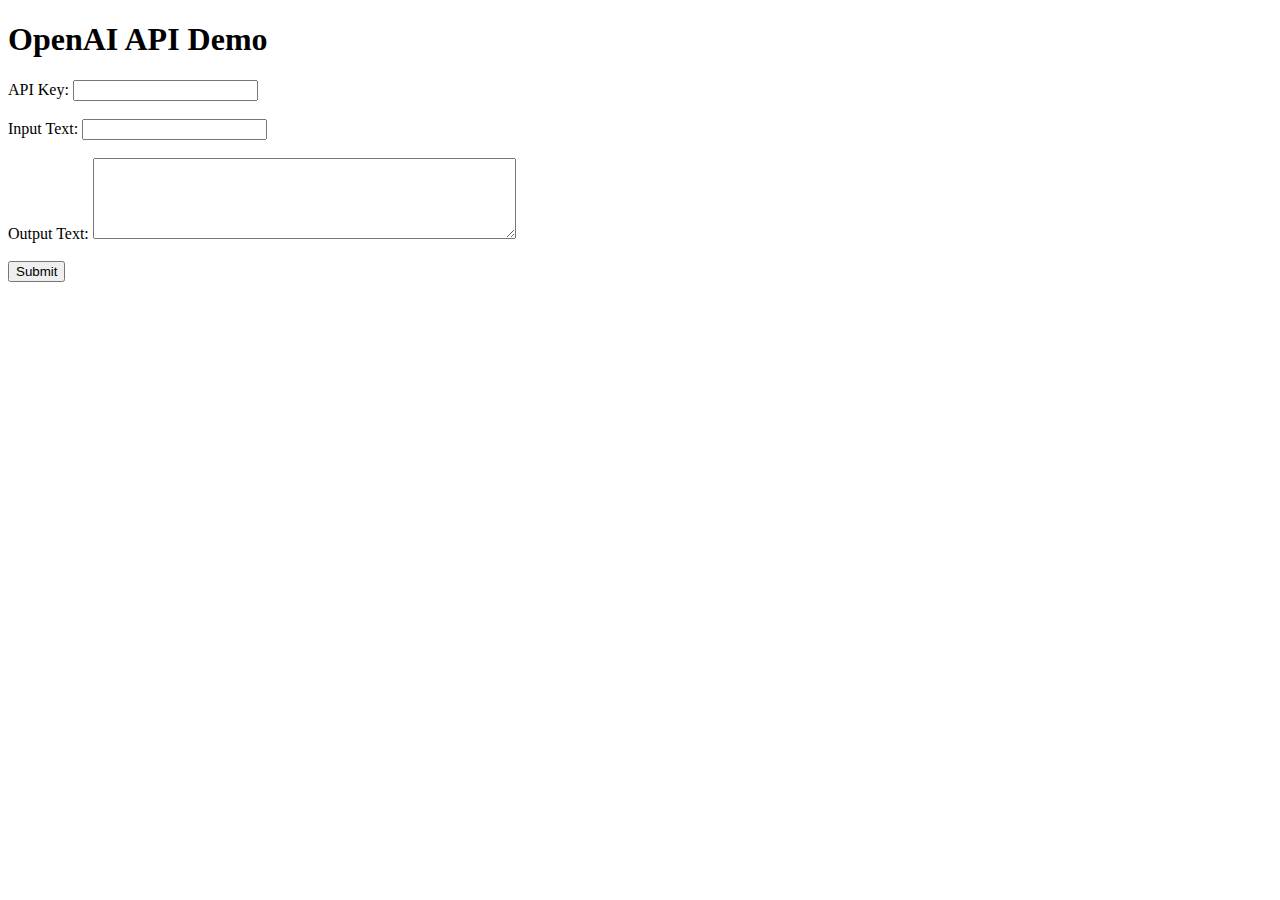
<file: index.html>
<!DOCTYPE html>
<html lang="en">
<head>
    <meta charset="UTF-8">
    <title>OpenAI API Demo</title>
</head>
<body>
    <h1>OpenAI API Demo</h1>
    <label for="api-key">API Key:</label>
    <input type="text" id="api-key" name="api-key"><br><br>
    <label for="input-text">Input Text:</label>
    <input type="text" id="input-text" name="input-text"><br><br>
    <label for="output-text">Output Text:</label>
    <textarea id="output-text" rows="5" cols="50" name="output-text"></textarea><br><br>
    <button id="submit-btn" onclick="getResponse()">Submit</button>
    <script src="https://ajax.googleapis.com/ajax/libs/jquery/3.6.0/jquery.min.js"></script>
    <script src="main.js"></script>
</body>
</html>
</file>
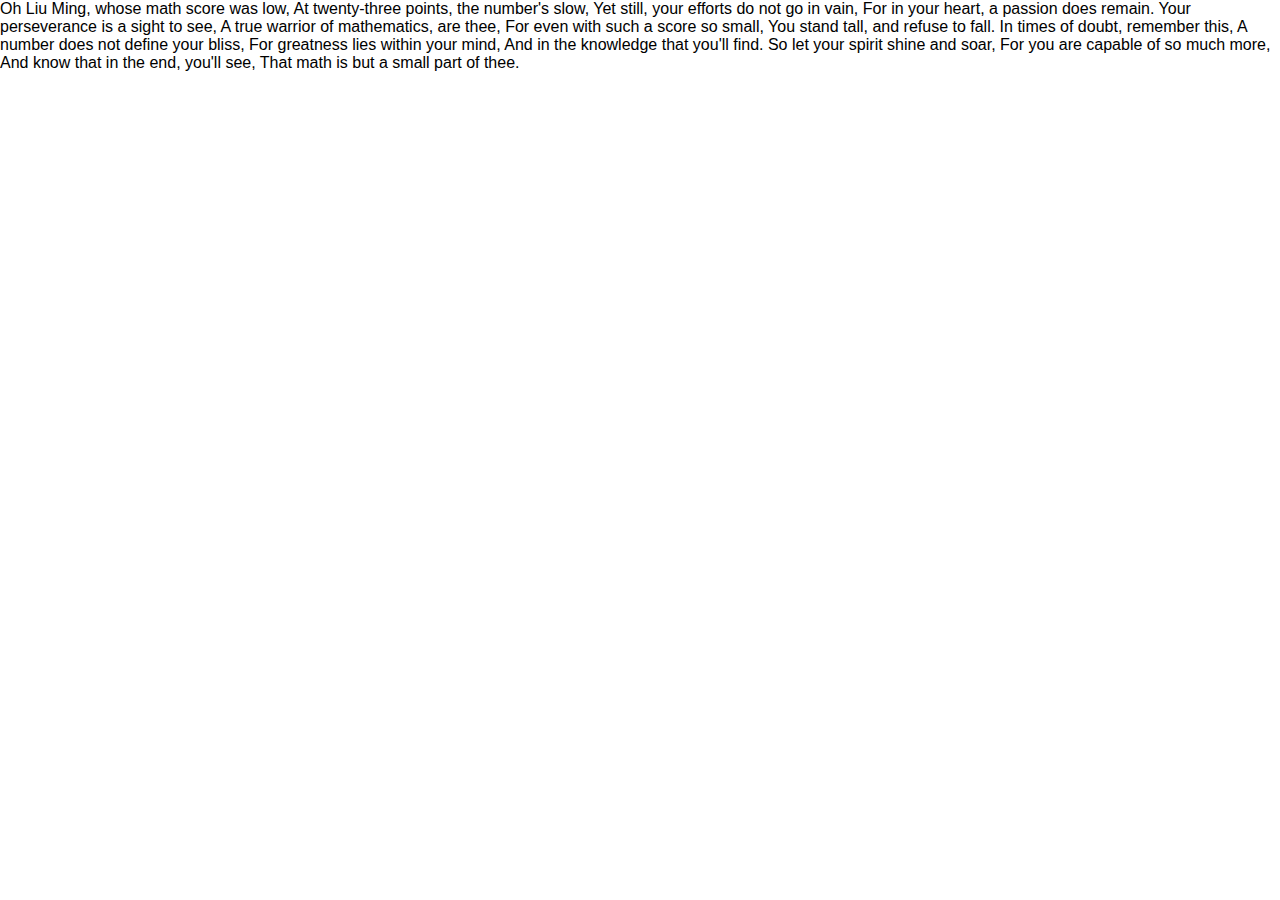
<file: blog.html>
<!DOCTYPE html>
<html lang="en">
  <head>
    <meta charset="UTF-8">
    <title>My Blog</title>
    <link rel="stylesheet" href="blog.css">
  </head>
  <body>
    <div id="root"></div>
    <script src="blog.js"></script>
  </body>
</html>
Oh Liu Ming, whose math score was low,
At twenty-three points, the number's slow,
Yet still, your efforts do not go in vain,
For in your heart, a passion does remain.

Your perseverance is a sight to see,
A true warrior of mathematics, are thee,
For even with such a score so small,
You stand tall, and refuse to fall.

In times of doubt, remember this,
A number does not define your bliss,
For greatness lies within your mind,
And in the knowledge that you'll find.

So let your spirit shine and soar,
For you are capable of so much more,
And know that in the end, you'll see,
That math is but a small part of thee.
</file>
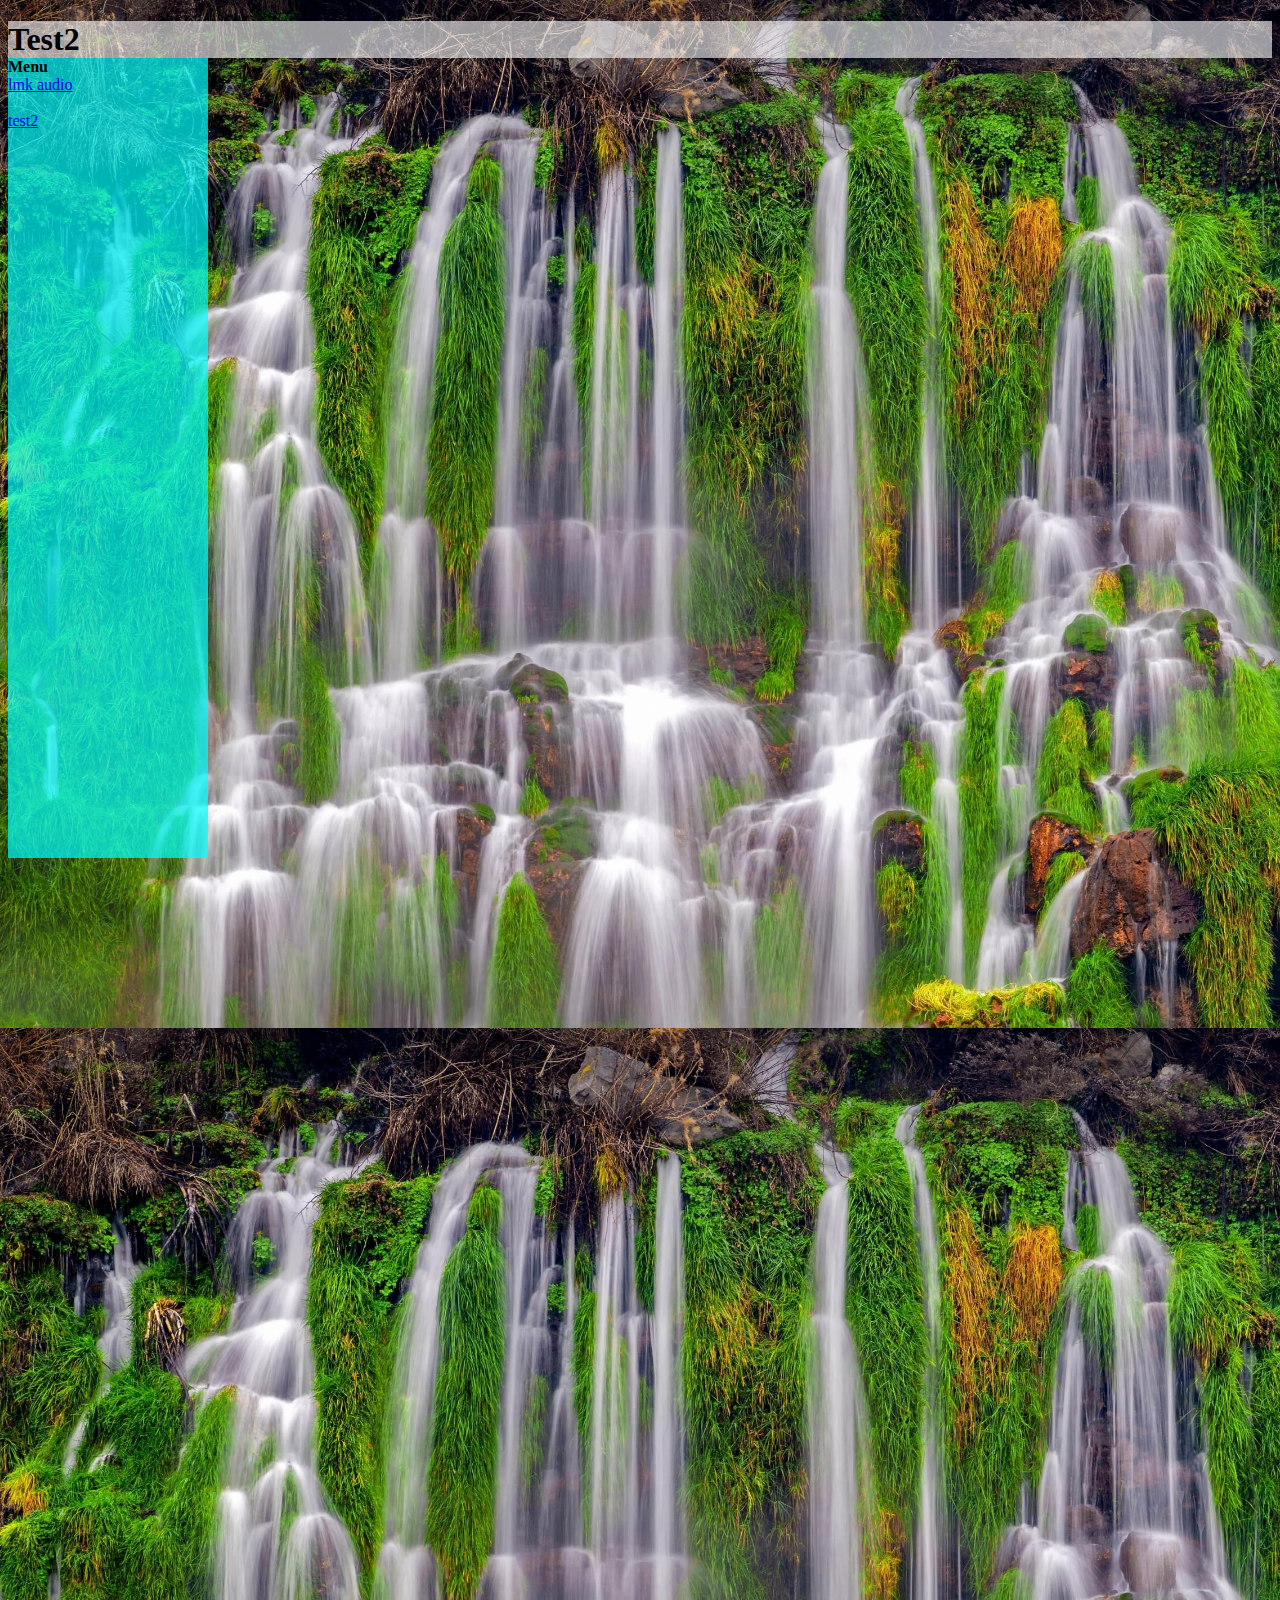
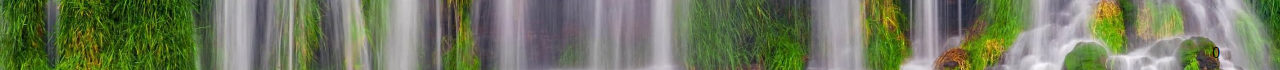
<file: index 2.html>
<!DOCTYPE html>
<html>
<head>
<meta charset="utf-8">
<meta name="viewport" content="width=device-width, initial-scale=1.0, maximum-scale=1.0, user-scalable=0">
<title>test2</title>
</head>
<body>
<body background="1.png">
<script> 
function IsPC() {
        var userAgentInfo = navigator.userAgent;
        var Agents = ["Android", "iPhone", "SymbianOS", "Windows Phone",  "iPad", "iPod"];
        var flag = true;
        for (var v = 0; v < Agents.length; v++) {
            if (userAgentInfo.indexOf(Agents[v]) > 0) 
{
window.location.href = 'https://xingye.me/game/index.php';
                flag = false;          
                break;
            }      
   }       
  return flag;
   }
</script>
<div id="header" style="background-color:rgb(255,255,255,0.6);">
<h1 style="margin-bottom:0;">Test2</h1>
</div>
<div id="menu" style="background-color:rgb(0,255,255,0.7);height:800px;width:200px;float:left;">
<b>Menu</b>
<br>
<a href="stars2022.github.io/index.html" class="btn btn-sm btn-primary flash-action" _msthash="2796950" _msttexthash="20313436">lmk audio</a>
<br>
<br>
<a href="stars2022.github.io/index2.html" class="btn btn-sm btn-primary flash-action" _msthash="2796950" _msttexthash="20313436">test2</a>
<br>
</div>
<iframe src="https://xingye.me/game/index.php" frameborder="0" width="1200" height="800"></iframe>
</body>0
</file>
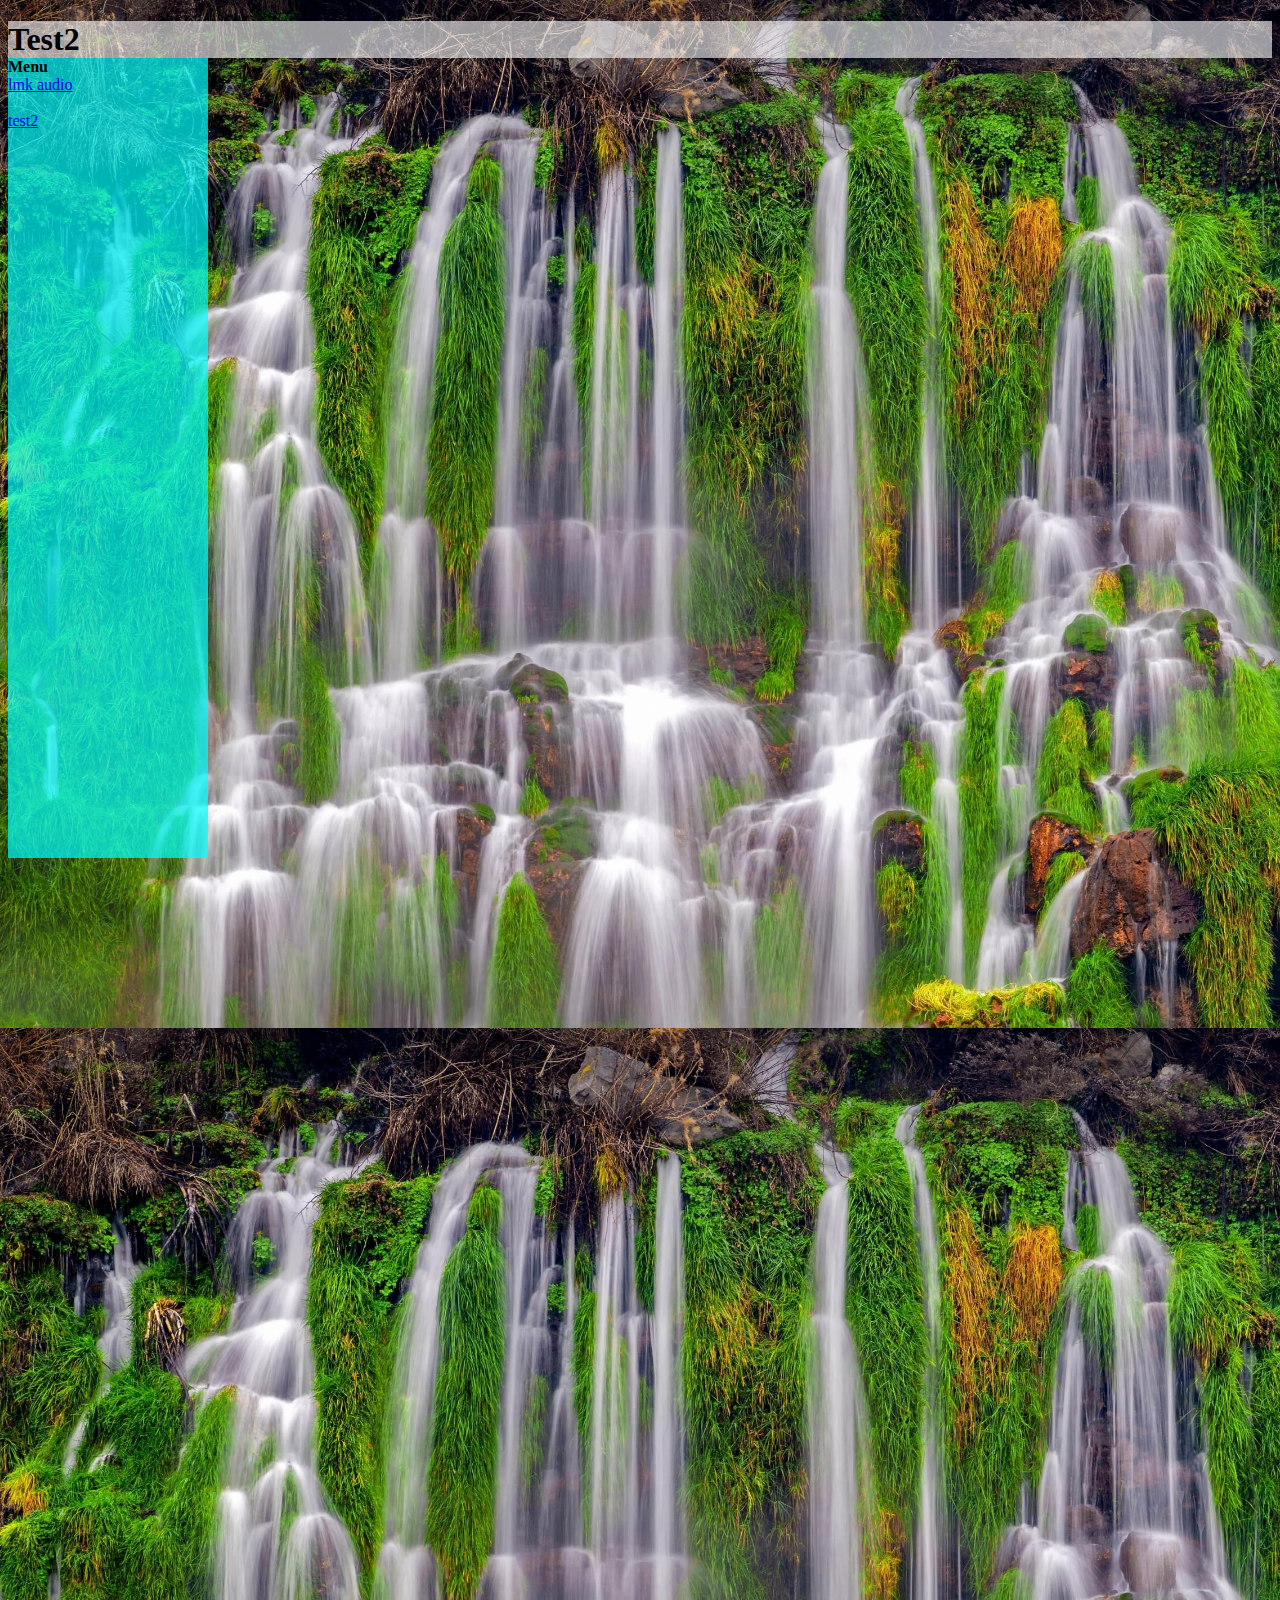
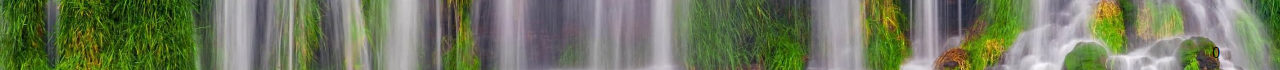
<file: index2.html>
<!DOCTYPE html>
<html>
<head>
<meta charset="utf-8">
<meta name="viewport" content="width=device-width, initial-scale=1.0, maximum-scale=1.0, user-scalable=0">
<title>test2</title>
</head>
<body>
<body background="1.png">
<script> 
function IsPC() {
        var userAgentInfo = navigator.userAgent;
        var Agents = ["Android", "iPhone", "SymbianOS", "Windows Phone",  "iPad", "iPod"];
        var flag = true;
        for (var v = 0; v < Agents.length; v++) {
            if (userAgentInfo.indexOf(Agents[v]) > 0) 
{
                flag = false;          
                break;
            }      
   }       
  return flag;
   }
        if(flag==fause)
window.location.href = 'https://xingye.me/game/index.php';
</script>
<div id="header" style="background-color:rgb(255,255,255,0.6);">
<h1 style="margin-bottom:0;">Test2</h1>
</div>
<div id="menu" style="background-color:rgb(0,255,255,0.7);height:800px;width:200px;float:left;">
<b>Menu</b>
<br>
<a href="stars2022.github.io/index.html" class="btn btn-sm btn-primary flash-action" _msthash="2796950" _msttexthash="20313436">lmk audio</a>
<br>
<br>
<a href="stars2022.github.io/index2.html" class="btn btn-sm btn-primary flash-action" _msthash="2796950" _msttexthash="20313436">test2</a>
<br>
</div>
<iframe src="https://xingye.me/game/index.php" frameborder="0" width="1200" height="800"></iframe>
</body>0
</file>
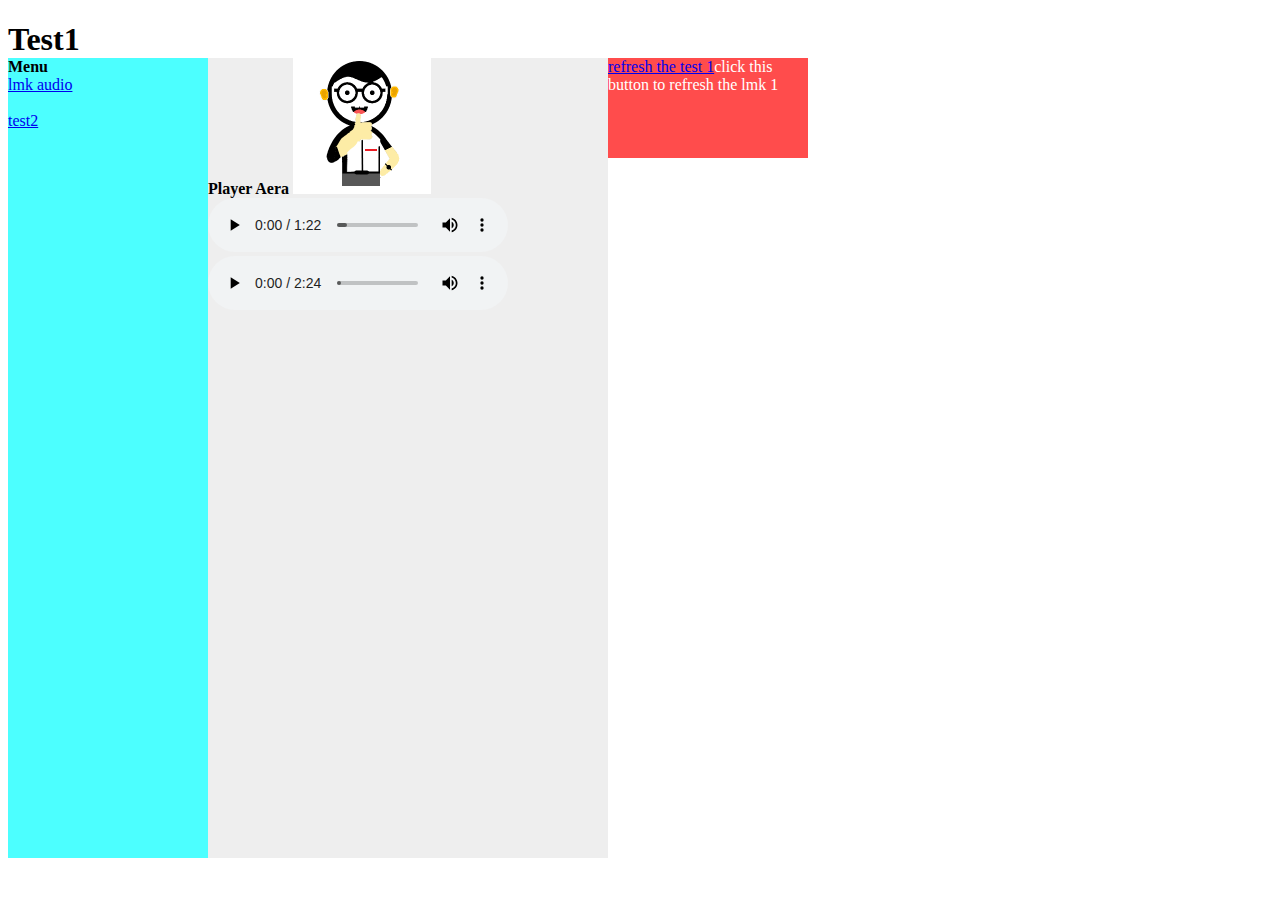
<file: index3.html>
<!DOCTYPE html>
<html>
<head>
<meta charset="utf-8">
<meta name="viewport" content="width=device-width, initial-scale=1.0, maximum-scale=1.0, user-scalable=0">
<title>test</title>
</head>
<body>
<body background="https://img-prod-cms-rt-microsoft-com.akamaized.net/cms/api/am/imageFileData/RE4wHfq?ver=f585",width=device-width。height=device-height>
<script> 
function IsPC() {
        var userAgentInfo = navigator.userAgent;
        var Agents = ["Android", "iPhone", "SymbianOS", "Windows Phone",  "iPad", "iPod"];
        var flag = true;
        for (var v = 0; v < Agents.length; v++) {
            if (userAgentInfo.indexOf(Agents[v]) > 0) 
{
window.location.href = 'stars2022.github.io/index3.html"';
                flag = false;          
                break;
            }      
   }       
  return flag;
   }
</script>
<div id="header" style="background-color:rgb(255,255,255,0.6);">
<h1 style="margin-bottom:0;">Test1</h1>
</div>
<div id="menu" style="background-color:rgb(0,255,255,0.7);height:800px;width:200px;float:left;">
<b>Menu</b>
<br>
<a href="index.html" class="btn btn-sm btn-primary flash-action" _msthash="2796950" _msttexthash="20313436">lmk audio</a>
<br>
<br>
<a href="index2.html" class="btn btn-sm btn-primary flash-action" _msthash="2796950" _msttexthash="20313436">test2</a>
<br>
</div>
<div id="content" style="background-color:#EEEEEE;height:800px;width:400px;float:left;">
<b>Player Aera</b>
        <img src="2.png" alt="cyz" width="138" height="136">
<audio controls>
  <source src="1.mp3" type="audio/mpeg">
</audio>
<audio controls>
  <source src="local.mp3" type="audio/mpeg">
</audio>
</div>
<div data-view-component="true" style="color:white;background-color:rgb(255,0,0,0.7);height:100px;width:200px;float:left;">
    <a href="stars2022.github.io/index.html" class="btn btn-sm btn-primary flash-action" _msthash="2796950" _msttexthash="20313436">refresh the test 1</a><font _mstmutation="1" _msthash="2489656" _msttexthash="205455250">click this button to refresh the lmk 1</font></div>
</body>
</file>
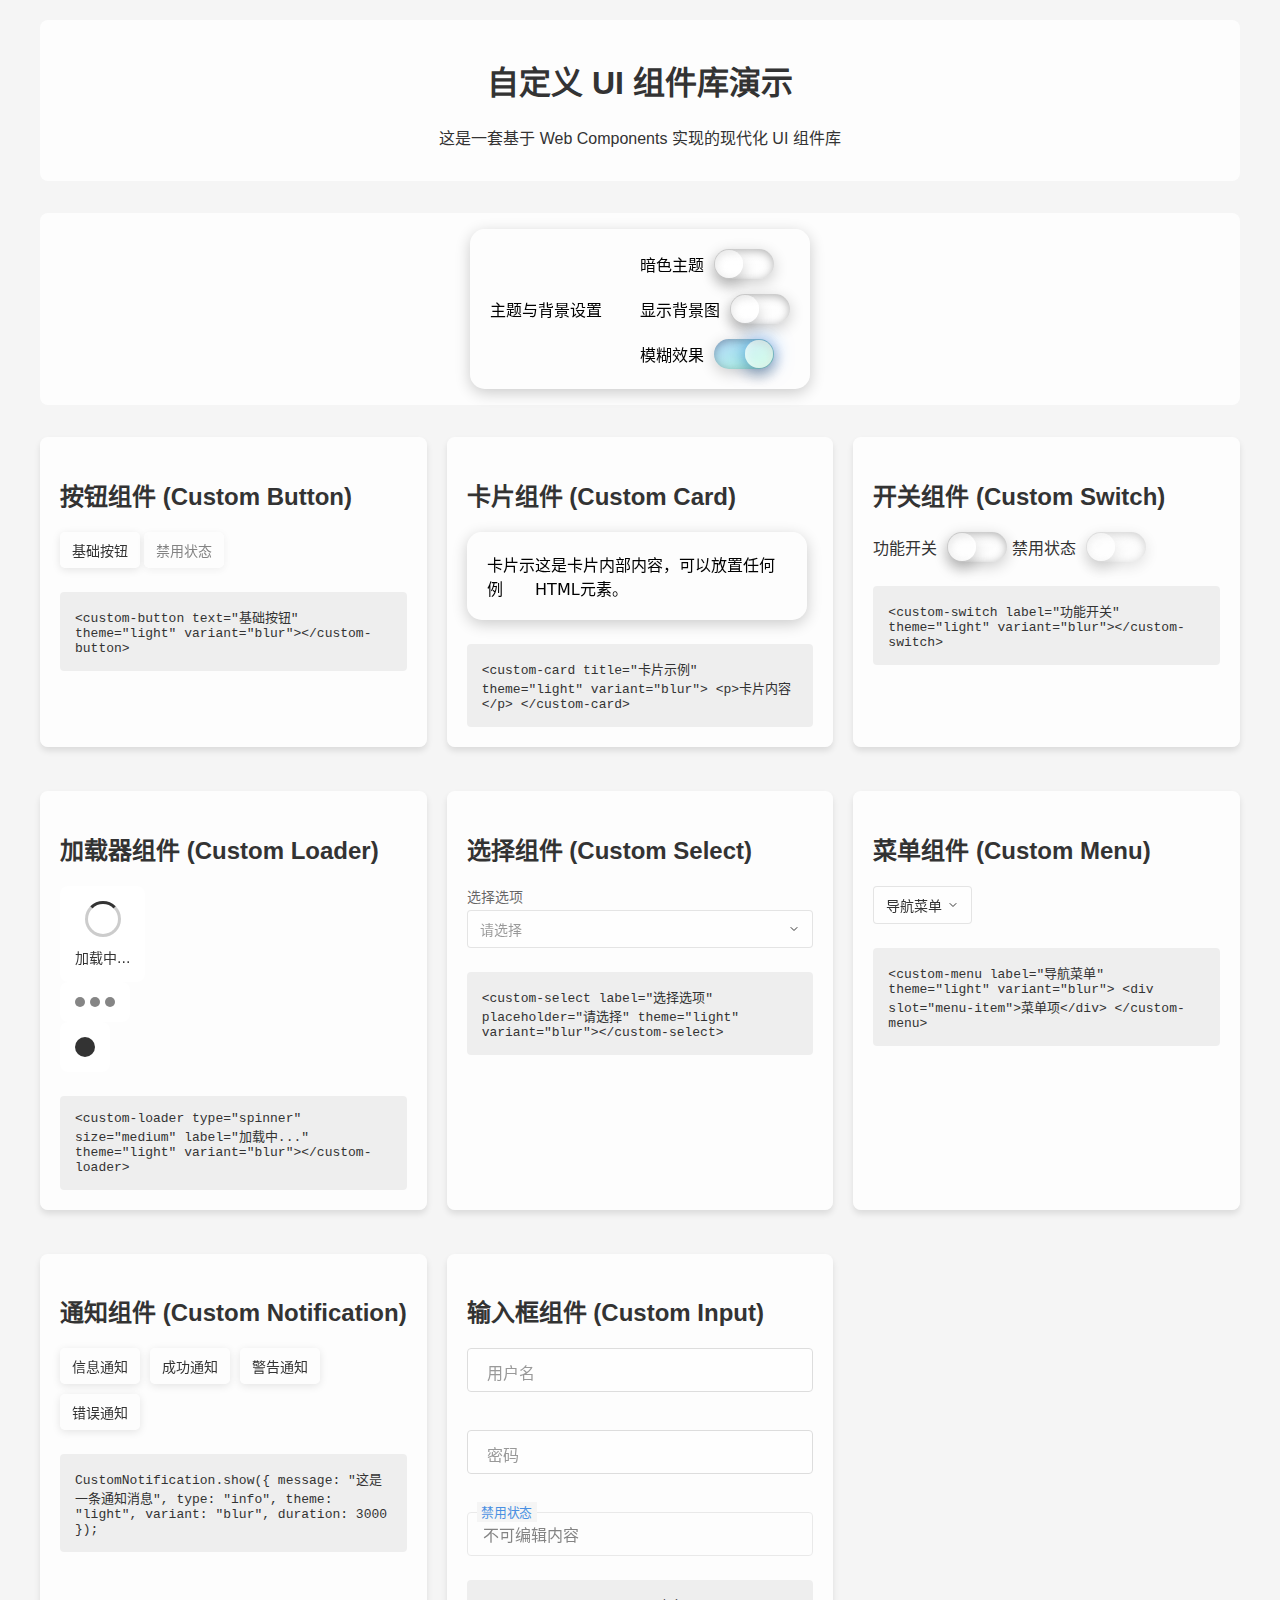
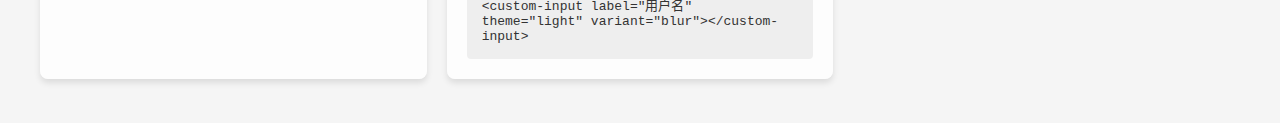
<file: cw/demo.html>
<!DOCTYPE html>
<html lang="zh-CN">
<head>
  <meta charset="UTF-8">
  <meta name="viewport" content="width=device-width, initial-scale=1.0">
  <title>自定义UI组件库演示</title>
  
  <!-- 引入组件脚本 -->
  <script src="custom-button.js"></script>
  <script src="custom-card.js"></script>
  <script src="custom-switch.js"></script>
  <script src="custom-notification.js"></script>
  <script src="custom-loader.js"></script>
  <script src="custom-select.js"></script>
  <script src="custom-menu.js"></script>
  <script src="custom-input.js"></script>

  <style>
    body {
      font-family: -apple-system, BlinkMacSystemFont, 'Segoe UI', Roboto, Oxygen, 
                  Ubuntu, Cantarell, 'Open Sans', 'Helvetica Neue', sans-serif;
      margin: 0;
      padding: 20px;
      transition: background-color 0.3s ease;
      min-height: 100vh;
    }

    body.with-background {
      background-image: url('https://demborn.cn/wp-content/uploads/2025/02/HDR.jpg');
      background-size: cover;
      background-position: center;
      background-attachment: fixed;
    }

    body.dark-theme {
      background-color: #222;
      color: #eee;
    }

    body.light-theme {
      background-color: #f5f5f5;
      color: #333;
    }

    .container {
      max-width: 1200px;
      margin: 0 auto;
    }

    .header {
      text-align: center;
      margin-bottom: 2rem;
      padding: 1rem;
      border-radius: 8px;
      background-color: rgba(255, 255, 255, 0.8);
    }

    .dark-theme .header {
      background-color: rgba(40, 40, 40, 0.8);
    }

    .controls {
      display: flex;
      justify-content: center;
      gap: 20px;
      margin-bottom: 2rem;
      padding: 1rem;
      border-radius: 8px;
      background-color: rgba(255, 255, 255, 0.8);
    }

    .dark-theme .controls {
      background-color: rgba(40, 40, 40, 0.8);
    }

    .components-grid {
      display: grid;
      grid-template-columns: repeat(auto-fill, minmax(300px, 1fr));
      gap: 20px;
    }

    .component-section {
      margin-bottom: 1.5rem;
    }

    .component-section h2 {
      margin-bottom: 1rem;
    }

    .demo-card {
      padding: 20px;
      border-radius: 8px;
      background-color: rgba(255, 255, 255, 0.8);
      box-shadow: 0 4px 6px rgba(0, 0, 0, 0.1);
      margin-bottom: 1.5rem;
    }

    .dark-theme .demo-card {
      background-color: rgba(40, 40, 40, 0.8);
    }

    .code-block {
      background-color: rgba(0, 0, 0, 0.06);
      padding: 15px;
      border-radius: 4px;
      margin-top: 10px;
      font-family: monospace;
      overflow-x: auto;
    }

    .dark-theme .code-block {
      background-color: rgba(255, 255, 255, 0.1);
    }
  </style>
</head>
<body class="light-theme">
  <div class="container">
    <div class="header">
      <h1>自定义 UI 组件库演示</h1>
      <p>这是一套基于 Web Components 实现的现代化 UI 组件库</p>
    </div>

    <div class="controls">
      <custom-card title="主题与背景设置" variant="blur">
        <div style="display: flex; flex-direction: column; gap: 15px;">
          <custom-switch id="theme-switch" label="暗色主题" theme="light" variant="blur"></custom-switch>
          <custom-switch id="background-switch" label="显示背景图" theme="light" variant="blur"></custom-switch>
          <custom-switch id="variant-switch" label="模糊效果" checked theme="light" variant="blur"></custom-switch>
        </div>
      </custom-card>
    </div>

    <div class="components-grid">
      <!-- 按钮组件展示 -->
      <div class="demo-card">
        <h2>按钮组件 (Custom Button)</h2>
        <div class="component-section">
          <custom-button id="demo-button" text="基础按钮" theme="light" variant="blur"></custom-button>
          <custom-button text="禁用状态" disabled theme="light" variant="blur"></custom-button>
        </div>
        <div class="code-block">
          &lt;custom-button text="基础按钮" theme="light" variant="blur"&gt;&lt;/custom-button&gt;
        </div>
      </div>

      <!-- 卡片组件展示 -->
      <div class="demo-card">
        <h2>卡片组件 (Custom Card)</h2>
        <div class="component-section">
          <custom-card title="卡片示例" theme="light" variant="blur">
            <p>这是卡片内部内容，可以放置任何HTML元素。</p>
          </custom-card>
        </div>
        <div class="code-block">
          &lt;custom-card title="卡片示例" theme="light" variant="blur"&gt;
            &lt;p&gt;卡片内容&lt;/p&gt;
          &lt;/custom-card&gt;
        </div>
      </div>

      <!-- 开关组件展示 -->
      <div class="demo-card">
        <h2>开关组件 (Custom Switch)</h2>
        <div class="component-section">
          <custom-switch id="demo-switch" label="功能开关" theme="light" variant="blur"></custom-switch>
          <custom-switch label="禁用状态" disabled theme="light" variant="blur"></custom-switch>
        </div>
        <div class="code-block">
          &lt;custom-switch label="功能开关" theme="light" variant="blur"&gt;&lt;/custom-switch&gt;
        </div>
      </div>

      <!-- 加载器组件展示 -->
      <div class="demo-card">
        <h2>加载器组件 (Custom Loader)</h2>
        <div class="component-section">
          <custom-loader type="spinner" size="medium" label="加载中..." theme="light" variant="blur"></custom-loader>
          <br>
          <custom-loader type="dots" size="large" theme="light" variant="blur"></custom-loader>
          <br>
          <custom-loader type="pulse" size="small" theme="light" variant="blur"></custom-loader>
        </div>
        <div class="code-block">
          &lt;custom-loader type="spinner" size="medium" label="加载中..." theme="light" variant="blur"&gt;&lt;/custom-loader&gt;
        </div>
      </div>

      <!-- 选择组件展示 -->
      <div class="demo-card">
        <h2>选择组件 (Custom Select)</h2>
        <div class="component-section">
          <custom-select id="demo-select" label="选择选项" placeholder="请选择" theme="light" variant="blur"></custom-select>
        </div>
        <div class="code-block">
          &lt;custom-select label="选择选项" placeholder="请选择" theme="light" variant="blur"&gt;&lt;/custom-select&gt;
        </div>
      </div>

      <!-- 菜单组件展示 -->
      <div class="demo-card">
        <h2>菜单组件 (Custom Menu)</h2>
        <div class="component-section">
          <custom-menu id="demo-menu" label="导航菜单" theme="light" variant="blur">
            <div slot="menu-item">首页</div>
            <div slot="menu-item">产品</div>
            <div slot="menu-item">关于我们</div>
            <div slot="menu-item">联系方式</div>
          </custom-menu>
        </div>
        <div class="code-block">
          &lt;custom-menu label="导航菜单" theme="light" variant="blur"&gt;
            &lt;div slot="menu-item"&gt;菜单项&lt;/div&gt;
          &lt;/custom-menu&gt;
        </div>
      </div>

      <!-- 通知组件展示 -->
      <div class="demo-card">
        <h2>通知组件 (Custom Notification)</h2>
        <div class="component-section" style="display: flex; gap: 10px; flex-wrap: wrap;">
          <custom-button id="info-notification" text="信息通知" theme="light" variant="blur"></custom-button>
          <custom-button id="success-notification" text="成功通知" theme="light" variant="blur"></custom-button>
          <custom-button id="warning-notification" text="警告通知" theme="light" variant="blur"></custom-button>
          <custom-button id="error-notification" text="错误通知" theme="light" variant="blur"></custom-button>
        </div>
        <div class="code-block">
          CustomNotification.show({
            message: "这是一条通知消息",
            type: "info",
            theme: "light",
            variant: "blur",
            duration: 3000
          });
        </div>
      </div>

      <!-- 输入框组件展示 -->
      <div class="demo-card">
        <h2>输入框组件 (Custom Input)</h2>
        <div class="component-section">
          <custom-input id="demo-input" label="用户名" theme="light" variant="blur"></custom-input>
          <br>
          <custom-input type="password" label="密码" theme="light" variant="blur"></custom-input>
          <br>
          <custom-input label="禁用状态" value="不可编辑内容" disabled theme="light" variant="blur"></custom-input>
        </div>
        <div class="code-block">
          &lt;custom-input label="用户名" theme="light" variant="blur"&gt;&lt;/custom-input&gt;
        </div>
      </div>
    </div>
  </div>

  <script>
    // 初始化组件和事件监听
    document.addEventListener('DOMContentLoaded', () => {
      // 主题切换
      const themeSwitch = document.getElementById('theme-switch');
      themeSwitch.addEventListener('change', (event) => {
        const isDarkTheme = event.detail.checked;
        document.body.classList.toggle('dark-theme', isDarkTheme);
        document.body.classList.toggle('light-theme', !isDarkTheme);
        
        // 更新所有组件的主题
        const theme = isDarkTheme ? 'dark' : 'light';
        updateComponentsProperty('theme', theme);
      });

      // 背景切换
      const backgroundSwitch = document.getElementById('background-switch');
      backgroundSwitch.addEventListener('change', (event) => {
        document.body.classList.toggle('with-background', event.detail.checked);
      });

      // 模糊效果切换
      const variantSwitch = document.getElementById('variant-switch');
      variantSwitch.addEventListener('change', (event) => {
        const variant = event.detail.checked ? 'blur' : 'performance';
        updateComponentsProperty('variant', variant);
      });

      // 设置Select组件选项
      const demoSelect = document.getElementById('demo-select');
      demoSelect.setOptions([
        {value: 'option1', text: '选项一'},
        {value: 'option2', text: '选项二'},
        {value: 'option3', text: '选项三'}
      ]);
      
      // 监听Select变化
      demoSelect.addEventListener('change', (event) => {
        console.log(`选择了: ${event.detail.text}, 值: ${event.detail.value}`);
      });

      // 监听菜单点击
      const demoMenu = document.getElementById('demo-menu');
      demoMenu.addEventListener('menu-select', (event) => {
        console.log(`点击了菜单项: ${event.detail.index} - ${event.detail.item.textContent}`);
      });

      // 监听按钮点击
      const demoButton = document.getElementById('demo-button');
      demoButton.addEventListener('click', () => {
        console.log('按钮被点击了');
      });

      // 监听开关变化
      const demoSwitch = document.getElementById('demo-switch');
      demoSwitch.addEventListener('change', (event) => {
        console.log(`开关状态: ${event.detail.checked ? '开启' : '关闭'}`);
      });

      // 通知演示
      document.getElementById('info-notification').addEventListener('click', () => {
        CustomNotification.show({
          message: "这是一条信息通知",
          type: "info",
          theme: document.body.classList.contains('dark-theme') ? 'dark' : 'light',
          variant: variantSwitch.checked ? 'blur' : 'performance',
          duration: 3000
        });
      });
      
      document.getElementById('success-notification').addEventListener('click', () => {
        CustomNotification.show({
          message: "操作成功完成",
          type: "success",
          theme: document.body.classList.contains('dark-theme') ? 'dark' : 'light',
          variant: variantSwitch.checked ? 'blur' : 'performance',
          duration: 3000
        });
      });
      
      document.getElementById('warning-notification').addEventListener('click', () => {
        CustomNotification.show({
          message: "请注意，这是一条警告",
          type: "warning",
          theme: document.body.classList.contains('dark-theme') ? 'dark' : 'light',
          variant: variantSwitch.checked ? 'blur' : 'performance',
          duration: 3000
        });
      });
      
      document.getElementById('error-notification').addEventListener('click', () => {
        CustomNotification.show({
          message: "发生错误，请检查输入",
          type: "error",
          theme: document.body.classList.contains('dark-theme') ? 'dark' : 'light',
          variant: variantSwitch.checked ? 'blur' : 'performance',
          duration: 3000
        });
      });

      // 监听输入框事件
      const demoInput = document.getElementById('demo-input');
      demoInput.addEventListener('input', (event) => {
        console.log(`输入框内容变化: ${event.detail.value}`);
      });
      
      demoInput.addEventListener('focus', () => {
        console.log('输入框获得焦点');
      });
      
      demoInput.addEventListener('blur', () => {
        console.log('输入框失去焦点');
      });
    });

    // 工具函数：更新所有组件的属性
    function updateComponentsProperty(property, value) {
      const components = document.querySelectorAll(
        'custom-button, custom-card, custom-switch, custom-loader, custom-select, custom-menu, custom-input'
      );
      components.forEach(component => {
        component.setAttribute(property, value);
      });
    }
  </script>
</body>
</html>
</file>
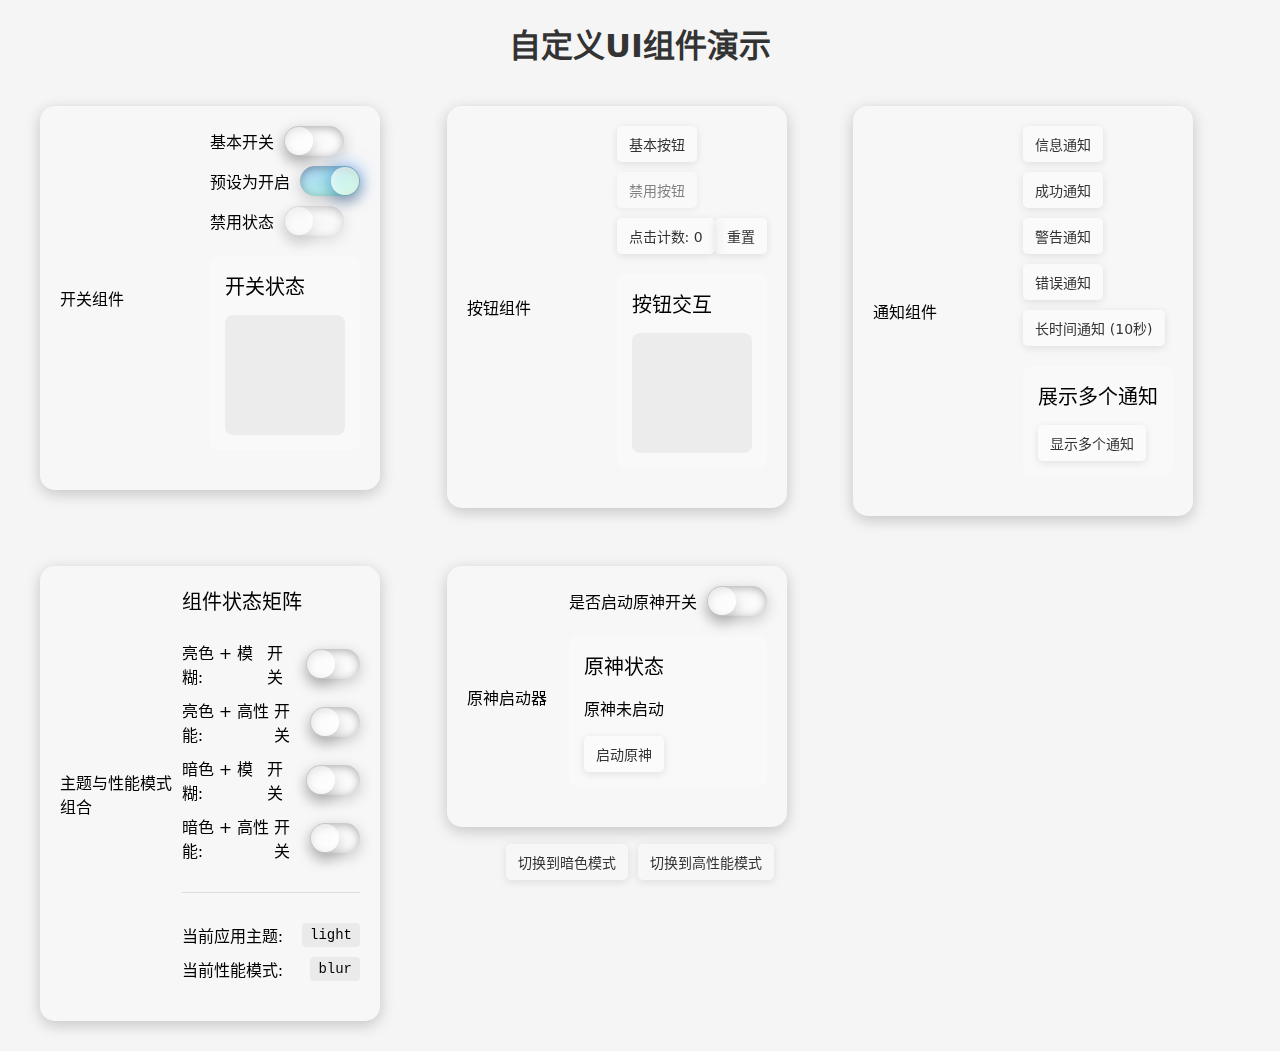
<file: cw/sb.html>
<!DOCTYPE html>
<html lang="zh-cn">
<head>
  <meta charset="UTF-8">
  <meta name="viewport" content="width=device-width, initial-scale=1.0">
  <title>UI组件演示</title>
  <style>
    body {
      margin: 0;
      padding: 0;
      font-family: system-ui, -apple-system, BlinkMacSystemFont, 'Segoe UI', sans-serif;
      min-height: 100vh;
      background-size: cover;
      background-position: center;
      background-repeat: no-repeat;
      transition: all 0.3s ease;
      color: #333;
      overflow-x: hidden;
    }
    
    .header {
      text-align: center;
      padding: 20px;
      margin-bottom: 20px;
    }
    
    .header h1 {
      margin: 0;
      font-size: 32px;
      transition: all 0.3s ease;
    }
    
    .container {
      max-width: 1200px;
      margin: 0 auto;
      padding: 0 20px;
      display: grid;
      grid-template-columns: repeat(auto-fit, minmax(300px, 1fr));
      gap: 20px;
    }
    
    .section {
      margin-bottom: 30px;
    }
    
    .section-title {
      margin-bottom: 15px;
      font-size: 20px;
      font-weight: 500;
    }
    
    .controls-panel {
      position: fixed;
      bottom: 20px;
      left: 50%;
      transform: translateX(-50%);
      display: flex;
      gap: 10px;
      z-index: 100;
    }
    
    .demo-group {
      display: flex;
      flex-direction: column;
      gap: 10px;
      margin-bottom: 20px;
    }
    
    .row {
      display: flex;
      align-items: center;
      justify-content: space-between;
    }
    
    .interaction-area {
      padding: 15px;
      border-radius: 8px;
      margin-top: 10px;
      background: rgba(255, 255, 255, 0.1);
      backdrop-filter: blur(5px);
      -webkit-backdrop-filter: blur(5px);
    }
    
    .code {
      font-family: monospace;
      background: rgba(0, 0, 0, 0.05);
      padding: 4px 8px;
      border-radius: 4px;
      font-size: 14px;
    }
    
    .notification-console {
      background: rgba(0, 0, 0, 0.05);
      border-radius: 8px;
      padding: 10px;
      margin-top: 10px;
      min-height: 100px;
      max-height: 150px;
      overflow-y: auto;
      font-size: 12px;
      font-family: monospace;
    }
    
    .separator {
      width: 100%;
      height: 1px;
      background: rgba(0, 0, 0, 0.1);
      margin: 20px 0;
    }
  </style>
  <!-- 引入自定义组件 -->
  <script src="custom-switch.js"></script>
  <script src="custom-card.js"></script>
  <script src="custom-button.js"></script>
  <script src="custom-notification.js"></script>
</head>
<body>
  <div class="header">
    <h1>自定义UI组件演示</h1>
  </div>
  
  <div class="container">
    <!-- 开关组件展示区 -->
    <div class="section">
      <custom-card title="开关组件" theme="light" variant="blur">
        <div class="demo-group">
          <custom-switch id="demoSwitch1" label="基本开关" theme="light" variant="blur"></custom-switch>
          <custom-switch id="demoSwitch2" label="预设为开启" checked theme="light" variant="blur"></custom-switch>
          <custom-switch id="demoSwitch3" label="禁用状态" disabled theme="light" variant="blur"></custom-switch>
          
          <div class="interaction-area">
            <div class="section-title">开关状态</div>
            <div id="switchConsole" class="notification-console"></div>
          </div>
        </div>
      </custom-card>
    </div>
    
    <!-- 按钮组件展示区 -->
    <div class="section">
      <custom-card title="按钮组件" theme="light" variant="blur">
        <div class="demo-group">
          <custom-button id="basicBtn" text="基本按钮" theme="light" variant="blur"></custom-button>
          <custom-button id="disabledBtn" text="禁用按钮" disabled theme="light" variant="blur"></custom-button>
          <div class="row">
            <custom-button id="countBtn" text="点击计数: 0" theme="light" variant="blur"></custom-button>
            <custom-button id="resetCountBtn" text="重置" theme="light" variant="blur"></custom-button>
          </div>
          
          <div class="interaction-area">
            <div class="section-title">按钮交互</div>
            <div id="buttonConsole" class="notification-console"></div>
          </div>
        </div>
      </custom-card>
    </div>
    
    <!-- 通知组件展示区 -->
    <div class="section">
      <custom-card title="通知组件" theme="light" variant="blur">
        <div class="demo-group">
          <custom-button id="infoNotifyBtn" text="信息通知" theme="light" variant="blur"></custom-button>
          <custom-button id="successNotifyBtn" text="成功通知" theme="light" variant="blur"></custom-button>
          <custom-button id="warningNotifyBtn" text="警告通知" theme="light" variant="blur"></custom-button>
          <custom-button id="errorNotifyBtn" text="错误通知" theme="light" variant="blur"></custom-button>
          <custom-button id="longNotifyBtn" text="长时间通知 (10秒)" theme="light" variant="blur"></custom-button>
          
          <div class="interaction-area">
            <div class="section-title">展示多个通知</div>
            <custom-button id="multipleNotifyBtn" text="显示多个通知" theme="light" variant="blur"></custom-button>
          </div>
        </div>
      </custom-card>
    </div>
    
    <!-- 主题和性能组合展示区 -->
    <div class="section">
      <custom-card title="主题与性能模式组合" theme="light" variant="blur">
        <div class="demo-group">
          <div class="section-title">组件状态矩阵</div>
          
          <div class="row">
            <span>亮色 + 模糊:</span>
            <custom-switch id="matrix1" theme="light" variant="blur"></custom-switch>
          </div>
          
          <div class="row">
            <span>亮色 + 高性能:</span>
            <custom-switch id="matrix2" theme="light" variant="performance"></custom-switch>
          </div>
          
          <div class="row">
            <span>暗色 + 模糊:</span>
            <custom-switch id="matrix3" theme="dark" variant="blur"></custom-switch>
          </div>
          
          <div class="row">
            <span>暗色 + 高性能:</span>
            <custom-switch id="matrix4" theme="dark" variant="performance"></custom-switch>
          </div>
          
          <div class="separator"></div>
          
          <div class="row">
            <span>当前应用主题:</span>
            <span id="currentTheme" class="code">light</span>
          </div>
          
          <div class="row">
            <span>当前性能模式:</span>
            <span id="currentPerformance" class="code">blur</span>
          </div>
        </div>
      </custom-card>
    </div>
    
    <!-- 原神小组件 -->
    <div class="section">
      <custom-card title="原神启动器" theme="light" variant="blur">
        <div class="demo-group">
          <div class="row">
            <span>是否启动原神</span>
            <custom-switch id="genshinSwitch" theme="light" variant="blur"></custom-switch>
          </div>
          
          <div class="interaction-area" id="genshinArea">
            <div class="section-title">原神状态</div>
            <p id="genshinStatus">原神未启动</p>
            <custom-button id="genshinActionBtn" text="启动原神" theme="light" variant="blur"></custom-button>
          </div>
        </div>
      </custom-card>
    </div>
  </div>
  
  <!-- 控制面板 -->
  <div class="controls-panel">
    <custom-button id="toggleThemeBtn" text="切换到暗色模式" theme="light" variant="blur"></custom-button>
    <custom-button id="togglePerformanceBtn" text="切换到高性能模式" theme="light" variant="blur"></custom-button>
  </div>
  
  <script>
    document.addEventListener('DOMContentLoaded', function() {
      // 设置背景图片
      document.body.style.backgroundImage = "url('https://demborn.cn/wp-content/uploads/2025/03/截屏2025-03-29-14.31.07.png')";
      document.body.style.backgroundColor = "#f5f5f5";
      
      // 状态变量
      let isDarkMode = false;
      let isPerformanceMode = false;
      let clickCounter = 0;
      
      // 获取元素引用
      const toggleThemeBtn = document.getElementById('toggleThemeBtn');
      const togglePerformanceBtn = document.getElementById('togglePerformanceBtn');
      const currentTheme = document.getElementById('currentTheme');
      const currentPerformance = document.getElementById('currentPerformance');
      const switchConsole = document.getElementById('switchConsole');
      const buttonConsole = document.getElementById('buttonConsole');
      const countBtn = document.getElementById('countBtn');
      const resetCountBtn = document.getElementById('resetCountBtn');
      const genshinSwitch = document.getElementById('genshinSwitch');
      const genshinStatus = document.getElementById('genshinStatus');
      const genshinActionBtn = document.getElementById('genshinActionBtn');
      
      // 辅助函数 - 记录事件到控制台
      function logToConsole(consoleElem, message) {
        const time = new Date().toLocaleTimeString();
        const logItem = document.createElement('div');
        logItem.textContent = `[${time}] ${message}`;
        consoleElem.appendChild(logItem);
        consoleElem.scrollTop = consoleElem.scrollHeight;
        
        // 保持控制台记录数量合理
        while (consoleElem.children.length > 20) {
          consoleElem.removeChild(consoleElem.firstChild);
        }
      }
      
      // 开关组件事件处理
      const demoSwitches = ['demoSwitch1', 'demoSwitch2', 'demoSwitch3'];
      demoSwitches.forEach(id => {
        const switchElem = document.getElementById(id);
        if (switchElem) {
          switchElem.addEventListener('change', (e) => {
            logToConsole(switchConsole, `${id}: ${e.detail.checked ? '开启' : '关闭'}`);
          });
        }
      });
      
      // 修复: 添加标志位，防止事件冒泡导致重复触发
      let isProcessingClickEvent = false;
      
      // 按钮点击计数 - 添加检查防止重复触发
      countBtn.addEventListener('click', (event) => {
        // 防止重复处理同一个事件
        if (isProcessingClickEvent) return;
        isProcessingClickEvent = true;
        
        // 增加计数并更新显示
        clickCounter++;
        countBtn.setAttribute('text', `点击计数: ${clickCounter}`);
        logToConsole(buttonConsole, `按钮被点击，当前计数: ${clickCounter}`);
        
        // 重置标志位，允许处理下一个事件
        setTimeout(() => {
          isProcessingClickEvent = false;
        }, 10);
      });
      
      resetCountBtn.addEventListener('click', () => {
        clickCounter = 0;
        countBtn.setAttribute('text', `点击计数: ${clickCounter}`);
        logToConsole(buttonConsole, `计数已重置`);
      });
      
      document.getElementById('basicBtn').addEventListener('click', () => {
        logToConsole(buttonConsole, '基本按钮被点击');
      });
      
      // 通知组件演示
      document.getElementById('infoNotifyBtn').addEventListener('click', () => {
        CustomNotification.show({
          message: '这是一条信息通知',
          type: 'info',
          variant: isPerformanceMode ? 'performance' : 'blur',
          theme: isDarkMode ? 'dark' : 'light',
          duration: 3000
        });
      });
      
      document.getElementById('successNotifyBtn').addEventListener('click', () => {
        CustomNotification.show({
          message: '操作成功完成！',
          type: 'success',
          variant: isPerformanceMode ? 'performance' : 'blur',
          theme: isDarkMode ? 'dark' : 'light',
          duration: 3000
        });
      });
      
      document.getElementById('warningNotifyBtn').addEventListener('click', () => {
        CustomNotification.show({
          message: '请注意，这是一个警告信息',
          type: 'warning',
          variant: isPerformanceMode ? 'performance' : 'blur',
          theme: isDarkMode ? 'dark' : 'light',
          duration: 3000
        });
      });
      
      document.getElementById('errorNotifyBtn').addEventListener('click', () => {
        CustomNotification.show({
          message: '出现错误，请稍后重试',
          type: 'error',
          variant: isPerformanceMode ? 'performance' : 'blur',
          theme: isDarkMode ? 'dark' : 'light',
          duration: 3000
        });
      });
      
      document.getElementById('longNotifyBtn').addEventListener('click', () => {
        CustomNotification.show({
          message: '这是一条显示10秒的长通知，你可以手动关闭它',
          type: 'info',
          variant: isPerformanceMode ? 'performance' : 'blur',
          theme: isDarkMode ? 'dark' : 'light',
          duration: 10000
        });
      });
      
      document.getElementById('multipleNotifyBtn').addEventListener('click', () => {
        // 显示多个通知来测试自动下移功能
        ['info', 'success', 'warning', 'error'].forEach((type, index) => {
          setTimeout(() => {
            CustomNotification.show({
              message: `这是第 ${index+1} 条通知，类型为 ${type}`,
              type: type,
              variant: isPerformanceMode ? 'performance' : 'blur',
              theme: isDarkMode ? 'dark' : 'light',
              duration: 5000
            });
          }, index * 400); // 错开显示时间
        });
      });
      
      // 原神启动器
      genshinSwitch.addEventListener('change', (e) => {
        const isGenshinRunning = e.detail.checked;
        genshinStatus.textContent = isGenshinRunning ? '原神正在运行中' : '原神未启动';
        genshinActionBtn.setAttribute('text', isGenshinRunning ? '关闭原神' : '启动原神');
        
        const notifyType = isGenshinRunning ? 'success' : 'info';
        const notifyMsg = isGenshinRunning ? '原神已成功启动！' : '原神已关闭';
        
        CustomNotification.show({
          message: notifyMsg,
          type: notifyType,
          variant: isPerformanceMode ? 'performance' : 'blur',
          theme: isDarkMode ? 'dark' : 'light',
          duration: 2000
        });
      });
      
      genshinActionBtn.addEventListener('click', () => {
        genshinSwitch.checked = !genshinSwitch.checked;
      });
      
      // 主题切换功能
      toggleThemeBtn.addEventListener('click', () => {
        isDarkMode = !isDarkMode;
        applyTheme();
        toggleThemeBtn.setAttribute('text', isDarkMode ? '切换到亮色模式' : '切换到暗色模式');
        currentTheme.textContent = isDarkMode ? 'dark' : 'light';
        
        // 显示通知
        CustomNotification.show({
          message: `已切换到${isDarkMode ? '暗色' : '亮色'}主题`,
          type: 'info',
          variant: isPerformanceMode ? 'performance' : 'blur',
          theme: isDarkMode ? 'dark' : 'light',
          duration: 2000
        });
      });
      
      // 性能模式切换
      togglePerformanceBtn.addEventListener('click', () => {
        isPerformanceMode = !isPerformanceMode;
        applyPerformanceMode();
        togglePerformanceBtn.setAttribute('text', isPerformanceMode ? '切换到模糊模式' : '切换到高性能模式');
        currentPerformance.textContent = isPerformanceMode ? 'performance' : 'blur';
        
        // 显示通知
        CustomNotification.show({
          message: `已切换到${isPerformanceMode ? '高性能' : '模糊'}模式`,
          type: 'info',
          variant: isPerformanceMode ? 'performance' : 'blur',
          theme: isDarkMode ? 'dark' : 'light',
          duration: 2000
        });
      });
      
      // 应用主题
      function applyTheme() {
        const theme = isDarkMode ? 'dark' : 'light';
        
        // 更新所有组件的主题
        document.querySelectorAll('custom-card, custom-switch, custom-button').forEach(elem => {
          elem.setAttribute('theme', theme);
        });
        
        // 更新页面样式
        if (isDarkMode) {
          document.body.style.backgroundColor = 'rgba(18, 18, 18, 0.8)';
          document.body.style.color = '#ffffff';
          
          // 在非高性能模式下应用模糊效果
          if (!isPerformanceMode) {
            document.body.style.backdropFilter = 'blur(10px)';
            document.body.style.webkitBackdropFilter = 'blur(10px)';
          }
        } else {
          document.body.style.backgroundColor = '#f5f5f5';
          document.body.style.color = '#333333';
          
          document.body.style.backdropFilter = 'none';
          document.body.style.webkitBackdropFilter = 'none';
        }
      }
      
      // 应用性能模式
      function applyPerformanceMode() {
        const variant = isPerformanceMode ? 'performance' : 'blur';
        
        // 更新所有组件的变体属性
        document.querySelectorAll('custom-card, custom-switch, custom-button').forEach(elem => {
          elem.setAttribute('variant', variant);
        });
        
        // 控制模糊效果
        if (isPerformanceMode) {
          // 高性能模式下关闭模糊效果
          document.body.style.backdropFilter = 'none';
          document.body.style.webkitBackdropFilter = 'none';
        } else if (isDarkMode) {
          // 仅在非高性能且暗色模式下应用模糊
          document.body.style.backdropFilter = 'blur(10px)';
          document.body.style.webkitBackdropFilter = 'blur(10px)';
        }
      }
      
      // 初始化界面
      setTimeout(() => {
        applyTheme();
        applyPerformanceMode();
        console.log('界面初始化完成');
      }, 100);
    });
  </script>
</body>
</html>
</file>
<file: blog.css>
body {
  font-family: 'Segoe UI', Tahoma, Geneva, Verdana, sans-serif;
  margin: 0;
  padding: 0;
}

#header {
  background-color: #0078d7;
  color: #fff;
  padding: 20px;
}

#header h1 {
  margin: 0;
  font-size: 40px;
}

#content {
  display: flex;
  flex-direction: row;
  justify-content: space-between;
  padding: 20px;
}

#left-column {
  width: 70%;
}

#right-column {
  width: 30%;
  padding-left: 20px;
}

.article {
  background-color: #f3f3f3;
  padding: 20px;
  margin-bottom: 20px;
}

.article h2 {
  margin-top: 0;
  margin-bottom: 10px;
}

.article p {
  margin-top: 0;
}

.sidebar {
  background-color: #eee;
  padding: 20px;
}
</file>
